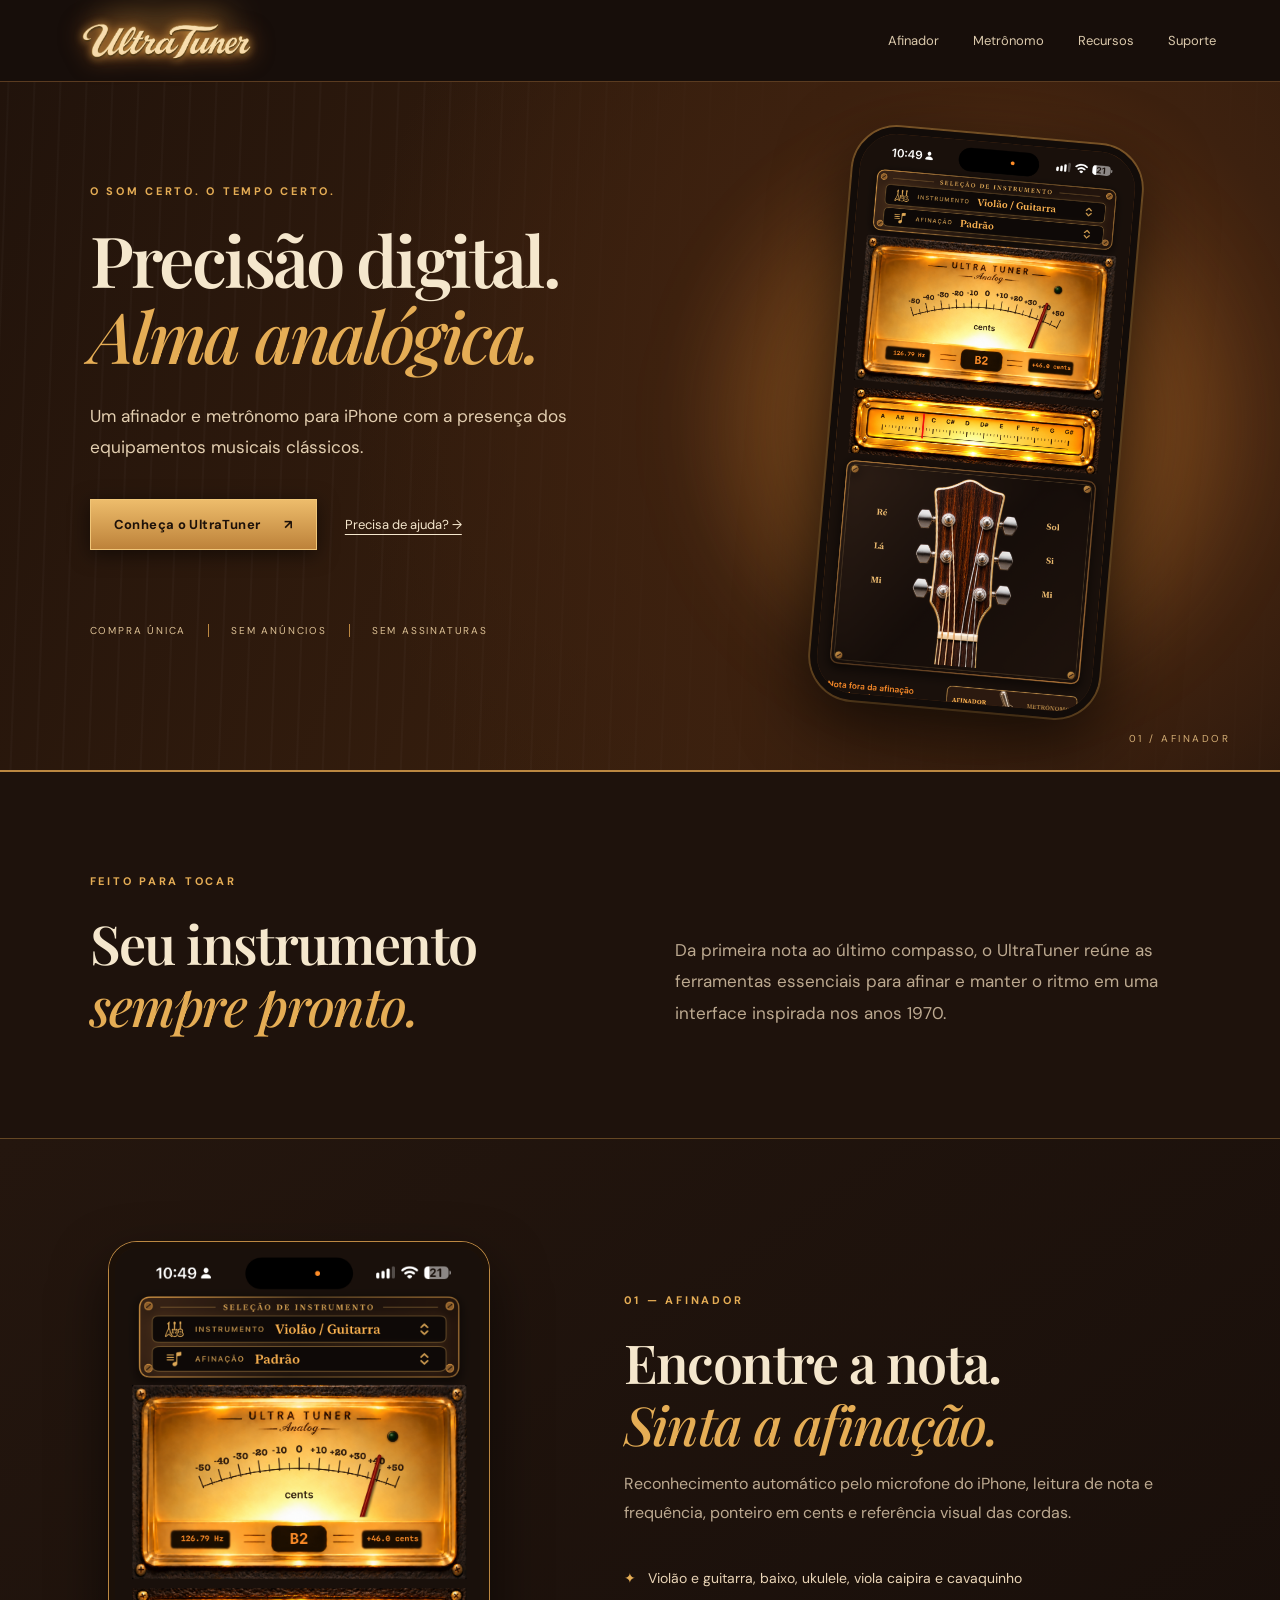
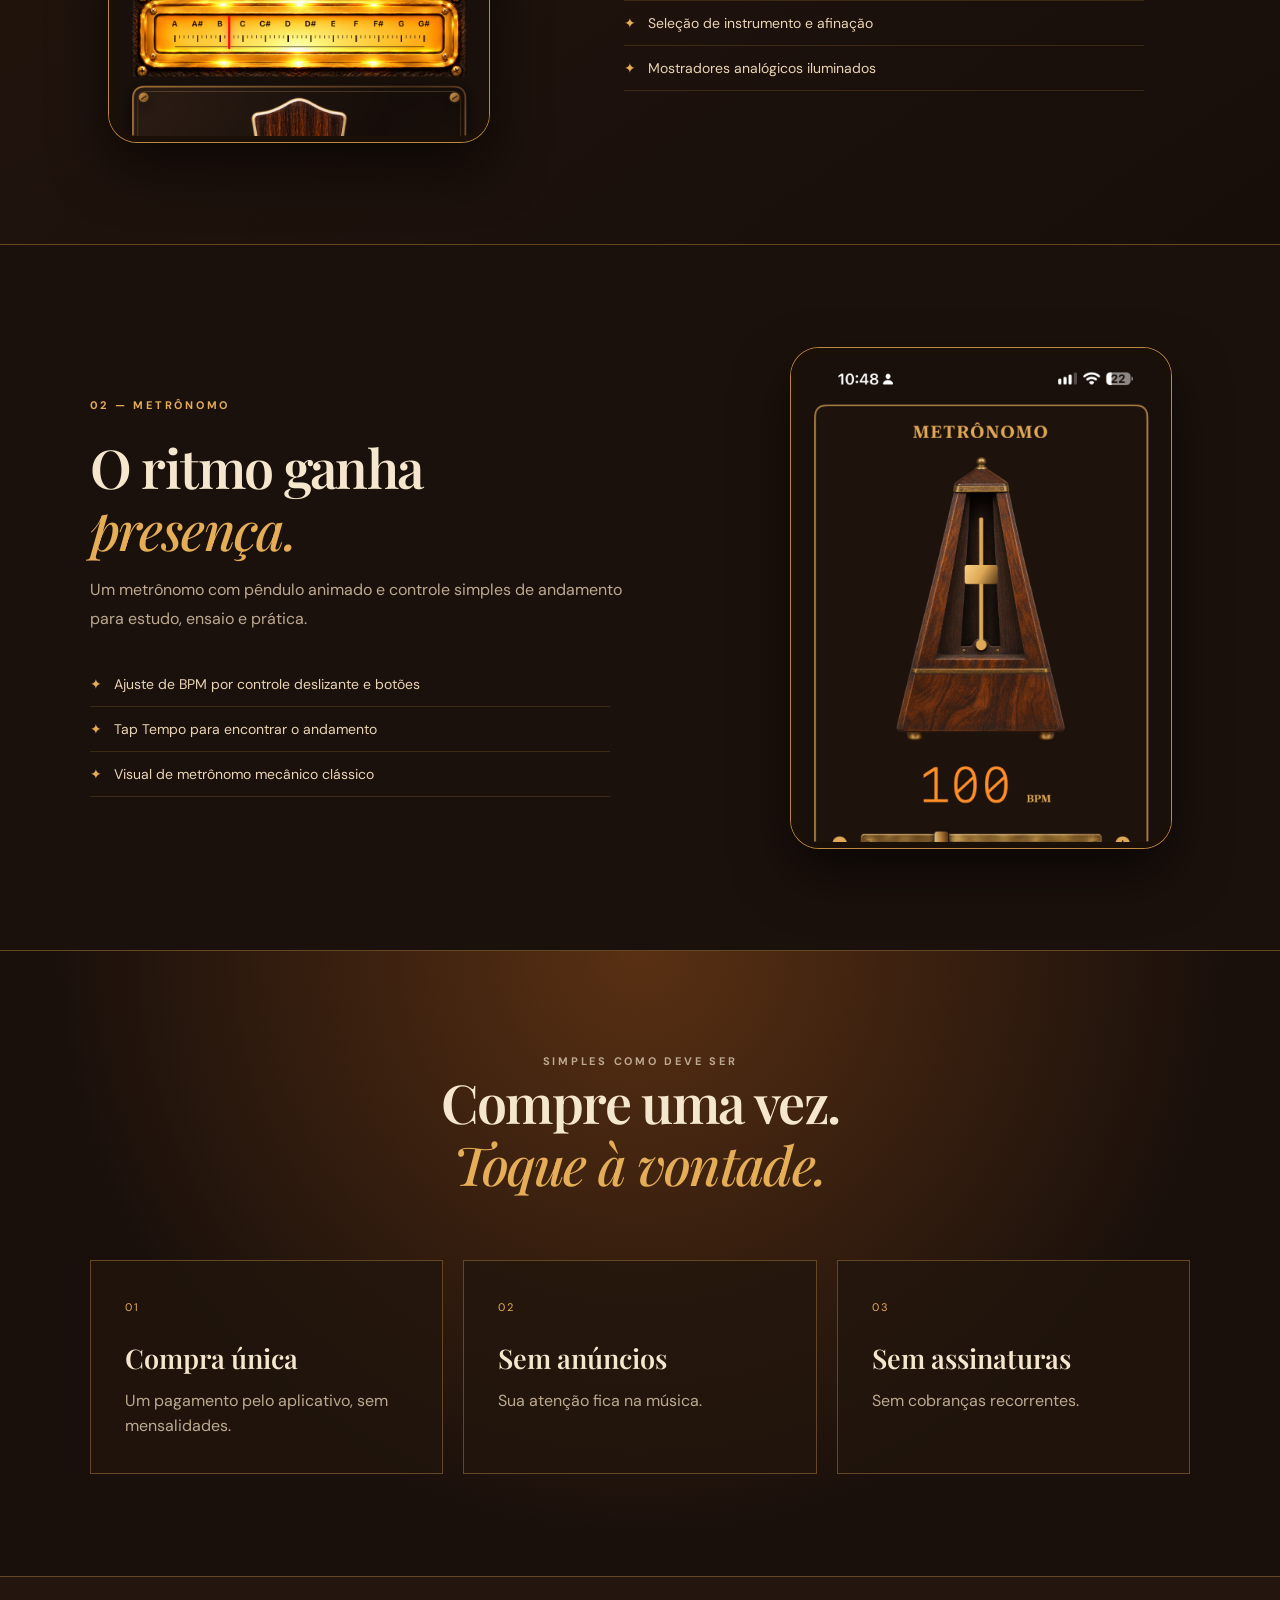
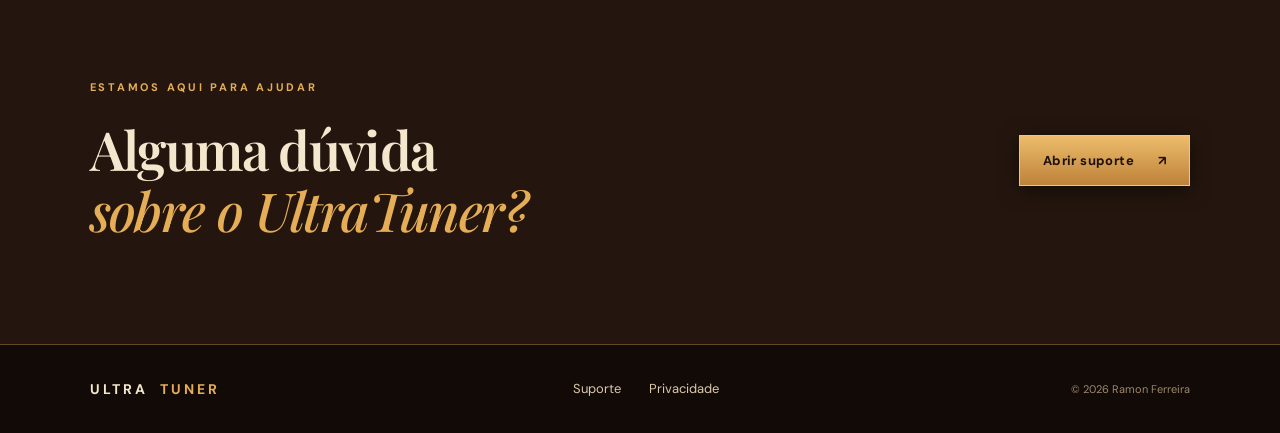
<file: index.html>
<!doctype html>
<html lang="pt-BR">
<head>
  <meta charset="utf-8">
  <meta name="viewport" content="width=device-width, initial-scale=1">
  <meta name="theme-color" content="#170e0a">
  <meta name="description" content="UltraTuner: afinador e metrônomo para iPhone com visual vintage. Compra única, sem anúncios e sem assinaturas.">
  <title>UltraTuner — Afinador e metrônomo vintage</title>
  <link rel="stylesheet" href="styles.css">
  <script src="script.js" defer></script>
</head>
<body>
  <a class="skip" href="#conteudo">Pular para o conteúdo</a>
  <header class="topbar">
    <a class="brand brand-wordmark" href="index.html" aria-label="UltraTuner, início"><img src="assets/ultratuner-wordmark.png" alt="" width="2070" height="500"></a>
    <button class="menu-button" type="button" aria-expanded="false" aria-controls="main-nav">Menu <span aria-hidden="true">☰</span></button>
    <nav id="main-nav" aria-label="Navegação principal"><a href="#afinador">Afinador</a><a href="#metronomo">Metrônomo</a><a href="#recursos">Recursos</a><a href="suporte.html">Suporte</a></nav>
  </header>
  <main id="conteudo">
    <section class="hero wood">
      <div class="hero-copy"><p class="eyebrow">O som certo. O tempo certo.</p><h1>Precisão digital.<br><em>Alma analógica.</em></h1><p class="lead">Um afinador e metrônomo para iPhone com a presença dos equipamentos musicais clássicos.</p><div class="hero-actions"><a class="button" href="#recursos">Conheça o UltraTuner <span aria-hidden="true">↗</span></a><a class="text-link" href="suporte.html">Precisa de ajuda? →</a></div><div class="hero-facts"><span>COMPRA ÚNICA</span><span>SEM ANÚNCIOS</span><span>SEM ASSINATURAS</span></div></div>
      <div class="hero-visual"><div class="halo"></div><div class="phone"><img src="assets/afinador.png" alt="Tela real do afinador UltraTuner, com medidor iluminado em âmbar e detalhes de madeira e latão"></div><div class="visual-caption">01 / AFINADOR</div></div>
    </section>
    <section class="intro section-pad"><div><p class="eyebrow">Feito para tocar</p><h2>Seu instrumento<br><em>sempre pronto.</em></h2></div><p>Da primeira nota ao último compasso, o UltraTuner reúne as ferramentas essenciais para afinar e manter o ritmo em uma interface inspirada nos anos 1970.</p></section>
    <section id="afinador" class="feature section-pad"><div class="feature-image"><img src="assets/afinador.png" alt="Captura do afinador com seleção de instrumento, ponteiro de cents e visualização das cordas" loading="lazy"></div><div class="feature-copy"><p class="eyebrow">01 — Afinador</p><h2>Encontre a nota.<br><em>Sinta a afinação.</em></h2><p>Reconhecimento automático pelo microfone do iPhone, leitura de nota e frequência, ponteiro em cents e referência visual das cordas.</p><ul><li>Violão e guitarra, baixo, ukulele, viola caipira e cavaquinho</li><li>Seleção de instrumento e afinação</li><li>Mostradores analógicos iluminados</li></ul></div></section>
    <section id="metronomo" class="feature feature-reverse section-pad"><div class="feature-image"><img src="assets/metronomo.png" alt="Captura do metrônomo UltraTuner, com pêndulo de madeira, controle de BPM e botão Tap" loading="lazy"></div><div class="feature-copy"><p class="eyebrow">02 — Metrônomo</p><h2>O ritmo ganha<br><em>presença.</em></h2><p>Um metrônomo com pêndulo animado e controle simples de andamento para estudo, ensaio e prática.</p><ul><li>Ajuste de BPM por controle deslizante e botões</li><li>Tap Tempo para encontrar o andamento</li><li>Visual de metrônomo mecânico clássico</li></ul></div></section>
    <section id="recursos" class="value section-pad"><p class="eyebrow">Simples como deve ser</p><h2>Compre uma vez.<br><em>Toque à vontade.</em></h2><div class="value-grid"><div><span class="value-number">01</span><h3>Compra única</h3><p>Um pagamento pelo aplicativo, sem mensalidades.</p></div><div><span class="value-number">02</span><h3>Sem anúncios</h3><p>Sua atenção fica na música.</p></div><div><span class="value-number">03</span><h3>Sem assinaturas</h3><p>Sem cobranças recorrentes.</p></div></div></section>
    <section class="support-band section-pad"><div><p class="eyebrow">Estamos aqui para ajudar</p><h2>Alguma dúvida<br><em>sobre o UltraTuner?</em></h2></div><a class="button" href="suporte.html">Abrir suporte <span aria-hidden="true">↗</span></a></section>
  </main>
  <footer><div class="footer-inner"><span class="footer-brand">ULTRA<span>TUNER</span></span><nav aria-label="Rodapé"><a href="suporte.html">Suporte</a><a href="privacidade.html">Privacidade</a></nav><small>© 2026 Ramon Ferreira</small></div></footer>
</body>
</html>
</file>
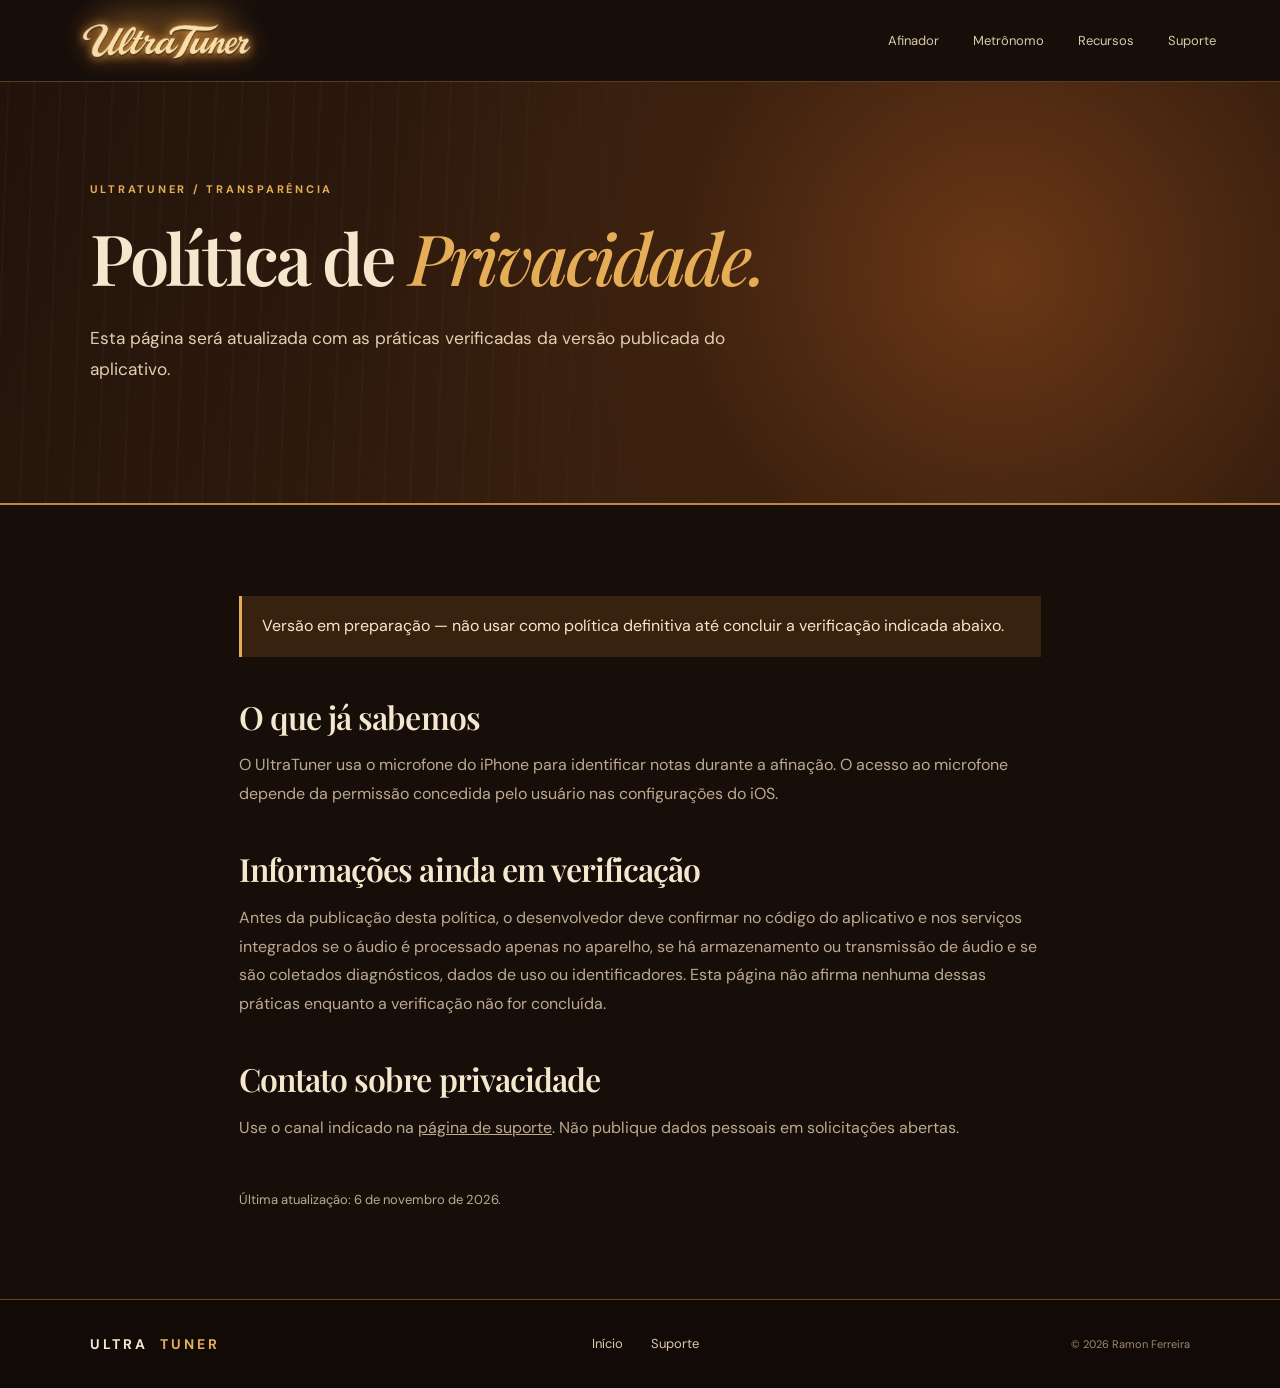
<file: privacidade.html>
<!doctype html><html lang="pt-BR"><head><meta charset="utf-8"><meta name="viewport" content="width=device-width, initial-scale=1"><meta name="theme-color" content="#170e0a"><title>Privacidade — UltraTuner</title><link rel="stylesheet" href="styles.css"><script src="script.js" defer></script></head><body><a class="skip" href="#conteudo">Pular para o conteúdo</a><header class="topbar"><a class="brand brand-wordmark" href="index.html" aria-label="UltraTuner, início"><img src="assets/ultratuner-wordmark.png" alt="" width="2070" height="500"></a><button class="menu-button" type="button" aria-expanded="false" aria-controls="main-nav">Menu <span aria-hidden="true">☰</span></button><nav id="main-nav" aria-label="Navegação principal"><a href="index.html#afinador">Afinador</a><a href="index.html#metronomo">Metrônomo</a><a href="index.html#recursos">Recursos</a><a href="suporte.html">Suporte</a></nav></header><main id="conteudo"><section class="page-hero wood"><p class="eyebrow">UltraTuner / Transparência</p><h1>Política de <em>Privacidade.</em></h1><p class="lead">Esta página será atualizada com as práticas verificadas da versão publicada do aplicativo.</p></section><section class="policy content-section"><p class="policy-status">Versão em preparação — não usar como política definitiva até concluir a verificação indicada abaixo.</p><h2>O que já sabemos</h2><p>O UltraTuner usa o microfone do iPhone para identificar notas durante a afinação. O acesso ao microfone depende da permissão concedida pelo usuário nas configurações do iOS.</p><h2>Informações ainda em verificação</h2><p>Antes da publicação desta política, o desenvolvedor deve confirmar no código do aplicativo e nos serviços integrados se o áudio é processado apenas no aparelho, se há armazenamento ou transmissão de áudio e se são coletados diagnósticos, dados de uso ou identificadores. Esta página não afirma nenhuma dessas práticas enquanto a verificação não for concluída.</p><h2>Contato sobre privacidade</h2><p>Use o canal indicado na <a href="suporte.html">página de suporte</a>. Não publique dados pessoais em solicitações abertas.</p><p class="policy-date">Última atualização: 6 de novembro de 2026.</p></section></main><footer><div class="footer-inner"><span class="footer-brand">ULTRA<span>TUNER</span></span><nav aria-label="Rodapé"><a href="index.html">Início</a><a href="suporte.html">Suporte</a></nav><small>© 2026 Ramon Ferreira</small></div></footer></body></html>
</file>
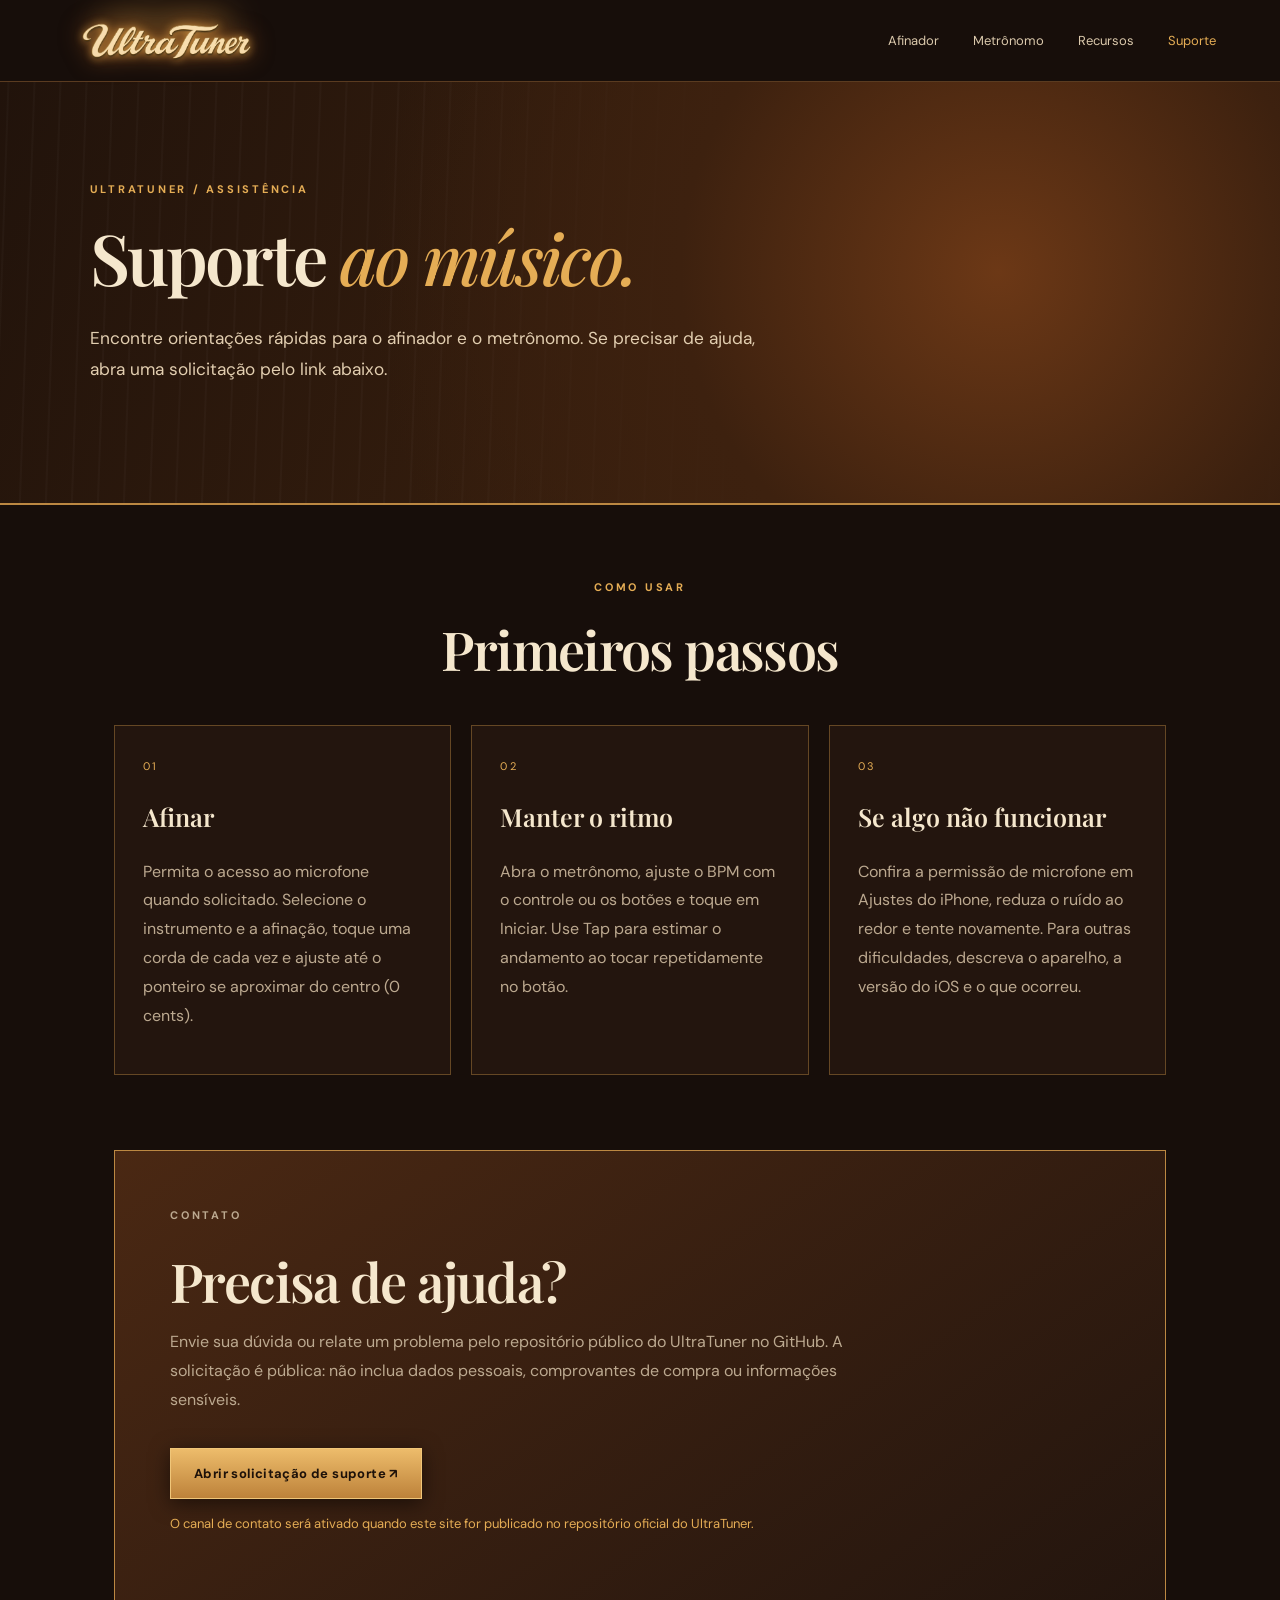
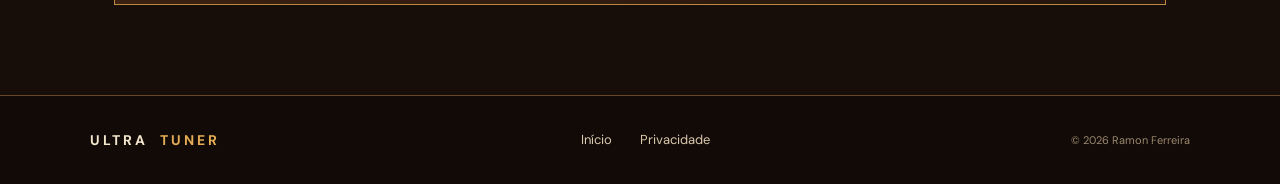
<file: suporte.html>
<!doctype html><html lang="pt-BR"><head><meta charset="utf-8"><meta name="viewport" content="width=device-width, initial-scale=1"><meta name="theme-color" content="#170e0a"><meta name="description" content="Ajuda e suporte para o UltraTuner no iPhone."><title>Suporte — UltraTuner</title><link rel="stylesheet" href="styles.css"><script src="script.js" defer></script></head><body><a class="skip" href="#conteudo">Pular para o conteúdo</a><header class="topbar"><a class="brand brand-wordmark" href="index.html" aria-label="UltraTuner, início"><img src="assets/ultratuner-wordmark.png" alt="" width="2070" height="500"></a><button class="menu-button" type="button" aria-expanded="false" aria-controls="main-nav">Menu <span aria-hidden="true">☰</span></button><nav id="main-nav" aria-label="Navegação principal"><a href="index.html#afinador">Afinador</a><a href="index.html#metronomo">Metrônomo</a><a href="index.html#recursos">Recursos</a><a href="suporte.html" aria-current="page">Suporte</a></nav></header><main id="conteudo"><section class="page-hero wood"><p class="eyebrow">UltraTuner / Assistência</p><h1>Suporte <em>ao músico.</em></h1><p class="lead">Encontre orientações rápidas para o afinador e o metrônomo. Se precisar de ajuda, abra uma solicitação pelo link abaixo.</p></section><section class="content-section"><div class="content-heading"><p class="eyebrow">Como usar</p><h2>Primeiros passos</h2></div><div class="steps"><article><span>01</span><h3>Afinar</h3><p>Permita o acesso ao microfone quando solicitado. Selecione o instrumento e a afinação, toque uma corda de cada vez e ajuste até o ponteiro se aproximar do centro (0 cents).</p></article><article><span>02</span><h3>Manter o ritmo</h3><p>Abra o metrônomo, ajuste o BPM com o controle ou os botões e toque em Iniciar. Use Tap para estimar o andamento ao tocar repetidamente no botão.</p></article><article><span>03</span><h3>Se algo não funcionar</h3><p>Confira a permissão de microfone em Ajustes do iPhone, reduza o ruído ao redor e tente novamente. Para outras dificuldades, descreva o aparelho, a versão do iOS e o que ocorreu.</p></article></div></section><section class="contact-panel"><p class="eyebrow">Contato</p><h2>Precisa de ajuda?</h2><p>Envie sua dúvida ou relate um problema pelo repositório público do UltraTuner no GitHub. A solicitação é pública: não inclua dados pessoais, comprovantes de compra ou informações sensíveis.</p><a id="support-contact" class="button" href="#" hidden>Abrir solicitação de suporte ↗</a><p id="contact-fallback" class="contact-fallback">O canal de contato será ativado quando este site for publicado no repositório oficial do UltraTuner.</p></section></main><footer><div class="footer-inner"><span class="footer-brand">ULTRA<span>TUNER</span></span><nav aria-label="Rodapé"><a href="index.html">Início</a><a href="privacidade.html">Privacidade</a></nav><small>© 2026 Ramon Ferreira</small></div></footer></body></html>
</file>
<file: styles.css>
@import url('https://fonts.googleapis.com/css2?family=DM+Sans:wght@400;500;600;700&family=Playfair+Display:ital,wght@0,500;0,600;0,700;1,500;1,600&display=swap');
:root{color-scheme:dark;--bg:#170e0a;--panel:#23150e;--panel2:#301d11;--amber:#e5ad55;--gold:#bc8842;--cream:#f5e7cd;--muted:#bca990;--line:#654724;font-family:'DM Sans',Arial,sans-serif;scroll-behavior:smooth}*{box-sizing:border-box}body{margin:0;background:var(--bg);color:var(--cream)}a{color:inherit}img{display:block;max-width:100%}.skip{position:absolute;left:-9999px;top:8px;z-index:10;background:var(--amber);color:#1c1009;padding:10px}.skip:focus{left:8px}.topbar{height:82px;display:flex;align-items:center;justify-content:space-between;max-width:1440px;margin:auto;padding:0 clamp(24px,5vw,74px);border-bottom:1px solid #5a3b20}.brand,.footer-brand{text-decoration:none;font-size:17px;font-weight:700;letter-spacing:.22em;display:flex;align-items:center;gap:12px;white-space:nowrap}.brand-light,.footer-brand span{color:var(--amber)}.brand-mark{display:grid;place-items:center;border:1px solid var(--gold);width:34px;height:34px;border-radius:50%;font-family:Georgia,serif;font-size:18px;letter-spacing:0;color:var(--amber);position:relative}.brand-mark span{font-size:7px;position:absolute;right:3px;top:3px}.topbar nav{display:flex;gap:34px}.topbar nav a,footer a{text-decoration:none;color:#dbc9ac;font-size:13px;transition:color .2s}.topbar nav a:hover,footer a:hover,.topbar nav a[aria-current]{color:var(--amber)}.menu-button{display:none}.wood{background:radial-gradient(circle at 78% 45%,#6c3816 0,#3d210f 31%,transparent 61%),repeating-linear-gradient(92deg,transparent 0 7px,#ffffff06 8px 9px,transparent 10px 26px),linear-gradient(115deg,#21130b,#3a200e 65%,#1b100b)}.hero{min-height:690px;max-width:1440px;margin:auto;display:grid;grid-template-columns:1.05fr .95fr;overflow:hidden;border-bottom:2px solid var(--gold)}.hero-copy{padding:clamp(70px,8vw,130px) 20px 70px clamp(24px,7vw,100px);position:relative;z-index:1}.eyebrow{text-transform:uppercase;letter-spacing:.25em;font-size:11px;font-weight:700;color:var(--amber);margin:0 0 24px}.hero h1,.page-hero h1{font-size:clamp(51px,5.5vw,88px);line-height:1.07;margin:0 0 28px;letter-spacing:-.04em;font-family:'Playfair Display',Georgia,serif;font-weight:600}.hero h1 em,h2 em,.page-hero h1 em{color:var(--amber);font-weight:500}.lead{font-size:clamp(16px,1.35vw,19px);line-height:1.8;color:#e2ceb0;max-width:530px}.hero-actions{display:flex;gap:28px;align-items:center;flex-wrap:wrap;margin-top:36px}.button{background:linear-gradient(#edbc6b,#bd823a);color:#1d1109;font-weight:700;text-decoration:none;padding:16px 23px;border:1px solid #f0c679;display:inline-flex;gap:24px;align-items:center;justify-content:space-between;box-shadow:0 4px 20px #0008;font-size:13px;letter-spacing:.03em}.button:hover{filter:brightness(1.13)}.text-link{color:var(--cream);font-size:13px;text-underline-offset:5px}.hero-facts{display:flex;gap:22px;flex-wrap:wrap;margin-top:74px;color:#dec296;font-size:10px;letter-spacing:.18em}.hero-facts span+span{border-left:1px solid var(--gold);padding-left:22px}.hero-visual{position:relative;display:grid;place-items:center;padding:38px 50px 46px}.halo{position:absolute;width:80%;aspect-ratio:1;border-radius:50%;background:#f1a63b30;filter:blur(48px)}.phone{position:relative;width:min(290px,72%);height:575px;border:7px solid #120c09;border-radius:44px;overflow:hidden;box-shadow:0 22px 70px #000b,0 0 0 2px #8c612d;transform:rotate(5deg)}.phone img{width:100%;height:100%;object-fit:cover;object-position:top}.visual-caption{position:absolute;bottom:25px;right:50px;font-size:10px;letter-spacing:.25em;color:#d4ae75}.section-pad{padding:clamp(70px,8vw,118px) clamp(24px,7vw,100px)}.intro,.feature,.value,.support-band{max-width:1440px;margin:auto}.intro{display:grid;grid-template-columns:1fr 1fr;gap:70px;align-items:end;background:#1e120c;border-bottom:1px solid var(--line)}h2{font-family:'Playfair Display',Georgia,serif;font-weight:600;letter-spacing:-.03em;line-height:1.15;font-size:clamp(38px,4.2vw,64px);margin:0}.intro>p{font-size:17px;color:var(--muted);line-height:1.85;max-width:550px;margin:0 0 7px}.feature{display:grid;grid-template-columns:.85fr 1.15fr;gap:clamp(40px,9vw,140px);align-items:center;border-bottom:1px solid var(--line);background:linear-gradient(145deg,#24160e,#170e0a)}.feature-reverse{grid-template-columns:1.15fr .85fr;background:#1b110c}.feature-reverse .feature-image{order:2}.feature-image{width:min(100%,380px);height:500px;justify-self:center;overflow:hidden;border:6px solid #1b1008;border-radius:28px;box-shadow:0 0 0 1px var(--gold),0 25px 55px #0009}.feature-image img{height:100%;width:100%;object-fit:cover;object-position:top}.feature-copy>p:not(.eyebrow){max-width:540px;line-height:1.8;color:var(--muted);font-size:16px}.feature-copy ul{padding:0;margin:28px 0 0;list-style:none;max-width:520px}.feature-copy li{padding:13px 0 13px 24px;border-bottom:1px solid #65472470;position:relative;font-size:14px;color:#e9d4b6}.feature-copy li:before{content:'✦';position:absolute;left:0;color:var(--amber)}.value{text-align:center;background:radial-gradient(circle at 50% 0,#593013,#1a100b 65%);border-bottom:1px solid var(--line)}.value-grid{display:grid;grid-template-columns:repeat(3,1fr);gap:20px;margin-top:65px;text-align:left}.value-grid>div{border:1px solid var(--line);background:#21150dbb;padding:34px;min-height:205px}.value-number{color:var(--amber);letter-spacing:.2em;font-size:11px}.value h3{font:600 27px 'Playfair Display',Georgia,serif;margin:24px 0 12px}.value p{color:var(--muted);line-height:1.6;margin:0}.support-band{display:flex;justify-content:space-between;align-items:center;gap:30px;background:#24160e}.page-hero{padding:100px clamp(24px,7vw,100px);border-bottom:2px solid var(--gold)}.page-hero .lead{max-width:690px}.content-section{max-width:1100px;margin:auto;padding:75px 24px}.content-heading{text-align:center;margin-bottom:45px}.steps{display:grid;grid-template-columns:repeat(3,1fr);gap:20px}.steps article{border:1px solid var(--line);padding:28px;background:#23150e}.steps article>span{color:var(--amber);font-size:11px;letter-spacing:.2em}.steps h3{font:600 25px 'Playfair Display',Georgia,serif}.steps p,.contact-panel p,.policy p{color:var(--muted);line-height:1.8}.contact-panel{max-width:1052px;margin:0 auto 90px;padding:55px;background:linear-gradient(145deg,#4a2813,#23150e);border:1px solid var(--gold)}.contact-panel p{max-width:740px}.contact-panel .button{margin-top:18px}.contact-fallback{font-size:13px;color:var(--amber)!important}.policy{max-width:850px}.policy h2{font-size:32px;margin:42px 0 10px}.policy-status{border-left:3px solid var(--amber);padding:16px 20px;background:#38220f;color:var(--cream)!important}.policy-date{font-size:13px;margin-top:45px}footer{border-top:1px solid var(--line);background:#110a07}.footer-inner{max-width:1440px;padding:35px clamp(24px,7vw,100px);margin:auto;display:flex;align-items:center;justify-content:space-between;gap:25px}.footer-brand{font-size:14px}footer nav{display:flex;gap:28px}footer small{color:#9d896e;font-size:11px}@media(max-width:800px){.topbar{height:70px}.menu-button{display:block;background:none;border:1px solid var(--line);color:var(--cream);padding:9px 12px}.topbar nav{display:none;position:absolute;z-index:5;top:70px;left:0;right:0;background:#21140d;border-bottom:1px solid var(--gold);padding:20px 24px;flex-direction:column;gap:18px}.topbar nav.open{display:flex}.hero{grid-template-columns:1fr}.hero-copy{padding:75px 24px 30px}.hero-facts{margin-top:45px}.hero-visual{padding:24px 24px 58px}.phone{height:470px;width:235px}.intro,.feature{grid-template-columns:1fr}.intro{gap:30px}.feature-reverse .feature-image{order:0}.feature-image{height:430px;width:280px}.value-grid,.steps{grid-template-columns:1fr}.support-band{flex-direction:column;align-items:flex-start}.footer-inner{flex-wrap:wrap}}@media(max-width:420px){.hero-facts{gap:10px;font-size:8px}.hero-facts span+span{padding-left:10px}.brand{font-size:13px}.hero h1{font-size:48px}.page-hero{padding-top:70px;padding-bottom:70px}}

.brand-wordmark{display:block;width:clamp(168px,16vw,245px);height:58px;position:relative;isolation:isolate}.brand-wordmark:before{content:"";position:absolute;left:19%;right:19%;top:6px;height:14px;background:#ffb64d;filter:blur(17px);opacity:.6;z-index:-1}.brand-wordmark img{width:100%;height:100%;object-fit:contain;filter:drop-shadow(0 0 4px #ffb850ab) drop-shadow(0 0 11px #d8752780)}@media(max-width:420px){.brand-wordmark{width:170px;height:48px}}
</file>
